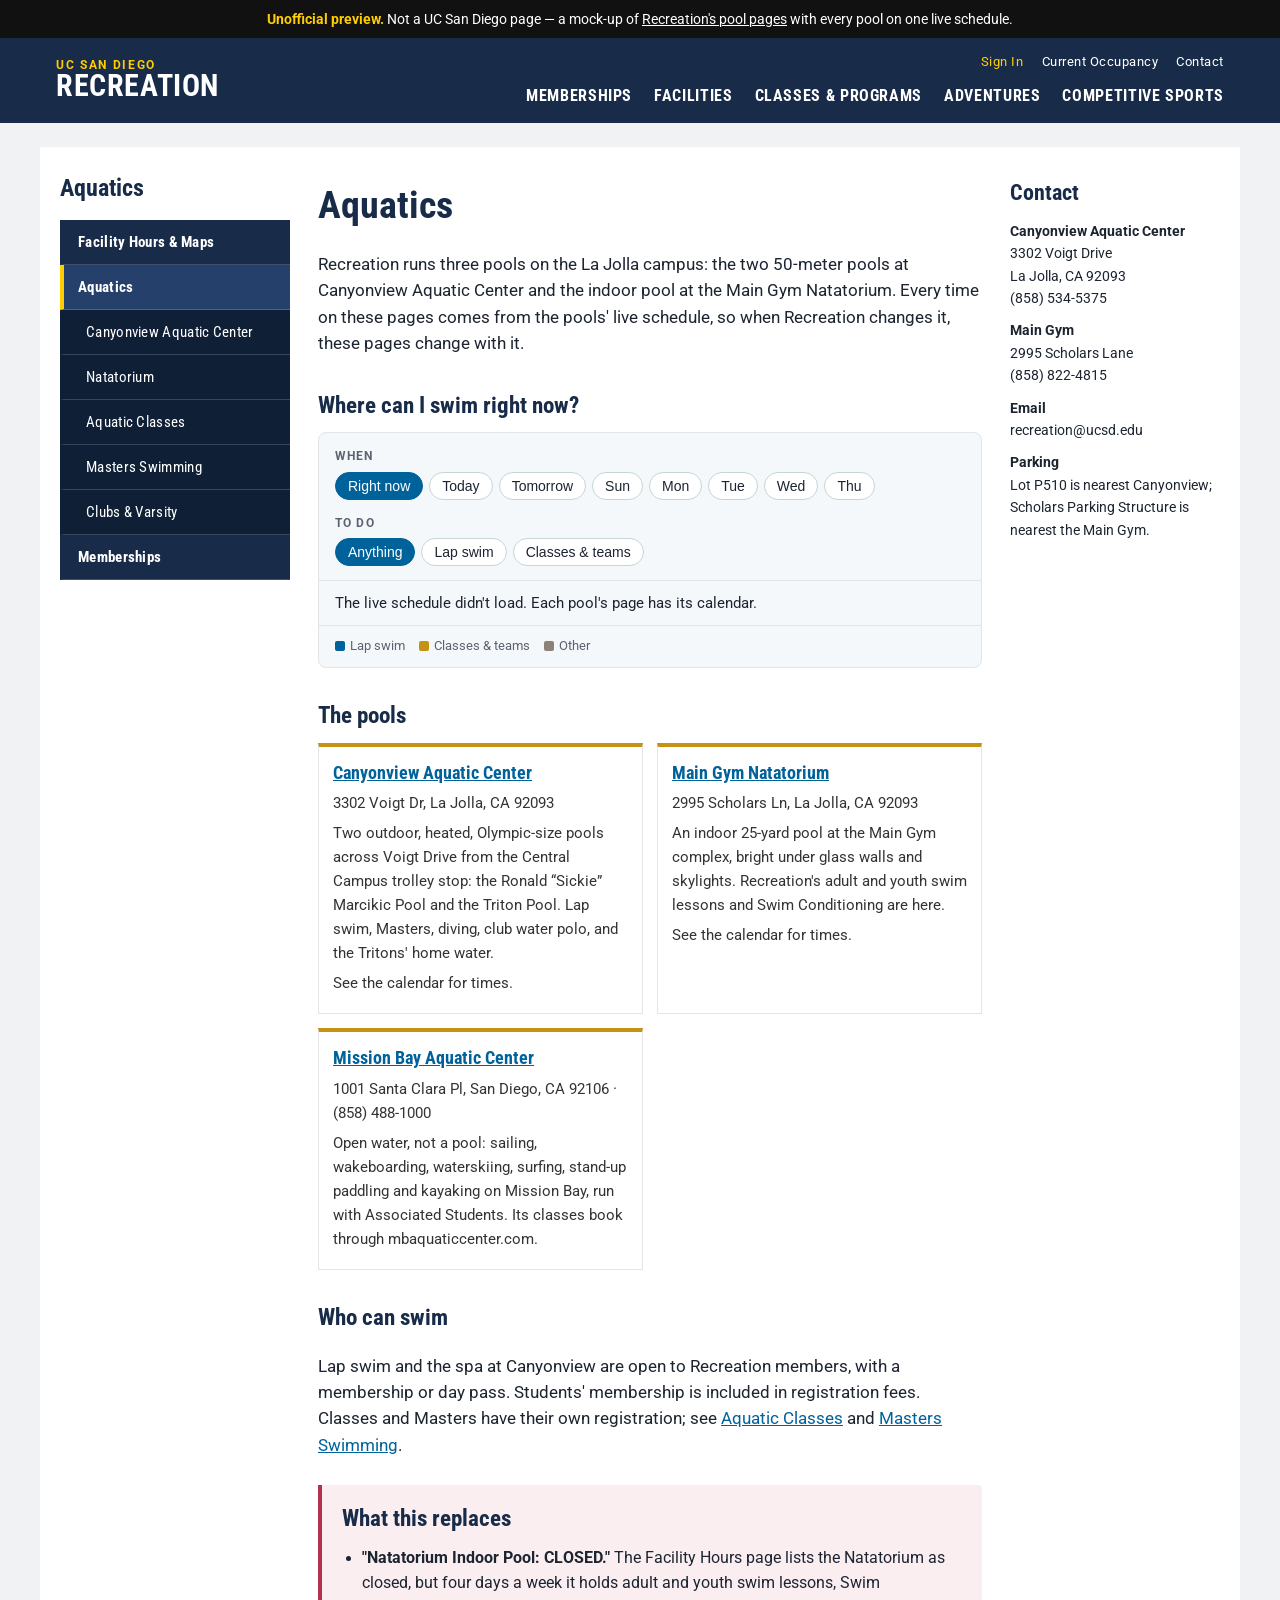
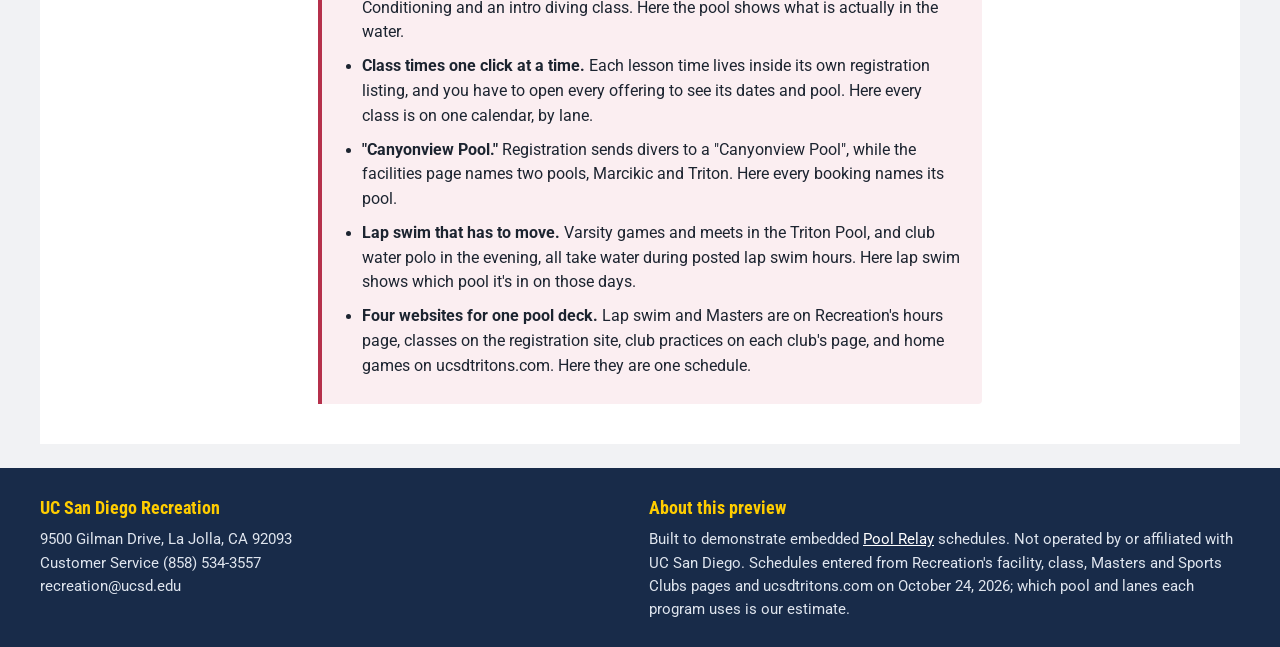
<file: index.html>
<!doctype html>
<!-- UNOFFICIAL PREVIEW. Not a UC San Diego website. A mock-up of https://recreation.ucsd.edu/facilities/
     with the university's pools on one live Pool Relay schedule. -->
<html lang="en">
<head>
<meta charset="utf-8">
<meta name="viewport" content="width=device-width, initial-scale=1">
<meta name="robots" content="noindex, nofollow">
<title>Aquatics | UC San Diego Recreation preview</title>
<link rel="preconnect" href="https://fonts.googleapis.com"><link rel="preconnect" href="https://fonts.gstatic.com" crossorigin>
<link href="https://fonts.googleapis.com/css2?family=Roboto:wght@400;500;700&family=Roboto+Condensed:wght@400;700&display=swap" rel="stylesheet">
<link rel="stylesheet" href="style.css?v=5c87e59f">
</head>
<body>
<div class="preview-note"><b>Unofficial preview.</b> Not a UC San Diego page &mdash; a mock-up of <a href="https://recreation.ucsd.edu/facilities/" target="_blank" rel="noopener noreferrer">Recreation's pool pages</a> with every pool on one live schedule.</div>
<header class="site"><div class="hdr">
  <a class="brand" href="index.html"><small>UC San Diego</small><span>Recreation</span></a>
  <div class="right"><div class="util"><span>Sign In</span><span>Current Occupancy</span><span>Contact</span></div>
    <nav aria-label="Main"><span>Memberships</span><span>Facilities</span><span>Classes &amp; Programs</span><span>Adventures</span><span>Competitive Sports</span></nav></div>
</div></header>
<div class="page">
  <aside class="side"><h2>Aquatics</h2><nav aria-label="Aquatics"><a class="" href="#">Facility Hours &amp; Maps</a><a class=" here" href="index.html">Aquatics</a><a class="sub" href="canyonview.html">Canyonview Aquatic Center</a><a class="sub" href="natatorium.html">Natatorium</a><a class="sub" href="aquatic-classes.html">Aquatic Classes</a><a class="sub" href="masters.html">Masters Swimming</a><a class="sub" href="clubs.html">Clubs &amp; Varsity</a><a class="" href="#">Memberships</a></nav></aside>
  <main class="main"><h1>Aquatics</h1>
    <p class="lede">Recreation runs three pools on the La Jolla campus: the two 50-meter pools at Canyonview Aquatic Center and the indoor
      pool at the Main Gym Natatorium. Every time on these pages comes from the pools' live schedule, so when Recreation changes it, these pages change with it.</p>
    <h2 id="find">Where can I swim right now?</h2>
    <div id="finder" class="finder" data-view="cKyAVO7EZFuRYQSwQe1in4,xT8SP4qsZAvolwR9xYrNIq" data-all-label="Every pool"></div>
    <h2>The pools</h2>
    <div class="cards"><div class="card"><h3><a href="canyonview.html">Canyonview Aquatic Center</a></h3><p class="small muted">3302 Voigt Dr, La Jolla, CA 92093</p>
  <p>Two outdoor, heated, Olympic-size pools across Voigt Drive from the Central Campus trolley stop: the Ronald “Sickie” Marcikic Pool and the Triton Pool. Lap swim, Masters, diving, club water polo, and the Tritons&#x27; home water.</p>
  <p class="small" data-live="swims" data-view="cKyAVO7EZFuRYQSwQe1in4" data-pool="canyonview">…</p></div><div class="card"><h3><a href="natatorium.html">Main Gym Natatorium</a></h3><p class="small muted">2995 Scholars Ln, La Jolla, CA 92093</p>
  <p>An indoor 25-yard pool at the Main Gym complex, bright under glass walls and skylights. Recreation&#x27;s adult and youth swim lessons and Swim Conditioning are here.</p>
  <p class="small" data-live="swims" data-view="xT8SP4qsZAvolwR9xYrNIq" data-pool="natatorium">…</p></div><div class="card"><h3><a href="https://www.mbaquaticcenter.com/" target="_blank" rel="noopener">Mission Bay Aquatic Center</a></h3>
  <p class="small muted">1001 Santa Clara Pl, San Diego, CA 92106 · (858) 488-1000</p>
  <p>Open water, not a pool: sailing, wakeboarding, waterskiing, surfing, stand-up paddling and kayaking on Mission Bay, run with
  Associated Students. Its classes book through mbaquaticcenter.com.</p></div></div>

    <h2>Who can swim</h2>
    <p>Lap swim and the spa at Canyonview are open to Recreation members, with a membership or day pass. Students' membership is included in
      registration fees. Classes and Masters have their own registration; see <a href="aquatic-classes.html">Aquatic Classes</a> and
      <a href="masters.html">Masters Swimming</a>.</p>

    <div class="replaces">
      <h2>What this replaces</h2>
      <ul>
        <li><b>"Natatorium Indoor Pool: CLOSED."</b> The Facility Hours page lists the Natatorium as closed, but four days a week it holds
          adult and youth swim lessons, Swim Conditioning and an intro diving class. Here the pool shows what is actually in the water.</li>
        <li><b>Class times one click at a time.</b> Each lesson time lives inside its own registration listing, and you have to open every offering to
          see its dates and pool. Here every class is on one calendar, by lane.</li>
        <li><b>"Canyonview Pool."</b> Registration sends divers to a "Canyonview Pool", while the facilities page names two pools, Marcikic and Triton.
          Here every booking names its pool.</li>
        <li><b>Lap swim that has to move.</b> Varsity games and meets in the Triton Pool, and club water polo in the evening, all take water
          during posted lap swim hours. Here lap swim shows which pool it's in on those days.</li>
        <li><b>Four websites for one pool deck.</b> Lap swim and Masters are on Recreation's hours page, classes on the registration site,
          club practices on each club's page, and home games on ucsdtritons.com. Here they are one schedule.</li>
      </ul>
    </div>
</main>
  <aside class="contact"><h2>Contact</h2><p><b>Canyonview Aquatic Center</b>3302 Voigt Drive<br>La Jolla, CA 92093<br>(858) 534-5375</p>
<p><b>Main Gym</b>2995 Scholars Lane<br>(858) 822-4815</p><p><b>Email</b>recreation@ucsd.edu</p>
<p><b>Parking</b>Lot P510 is nearest Canyonview; Scholars Parking Structure is nearest the Main Gym.</p></aside>
</div>
<footer class="site"><div class="in">
  <div><h4>UC San Diego Recreation</h4><p>9500 Gilman Drive, La Jolla, CA 92093<br>Customer Service (858) 534-3557<br>recreation@ucsd.edu</p></div>
  <div><h4>About this preview</h4><p>Built to demonstrate embedded <a href="https://www.poolrelay.com" target="_blank" rel="noopener">Pool Relay</a> schedules. Not operated by or affiliated with UC San Diego. Schedules entered from Recreation's facility, class, Masters and Sports Clubs pages and ucsdtritons.com on October 24, 2026; which pool and lanes each program uses is our estimate.</p></div>
</div></footer>
<script>window.POOLS = [{"slug": "canyonview", "name": "Canyonview Aquatic Center", "short": "Canyonview", "facility": "Canyonview Aquatic Center", "area": "La Jolla campus", "kind": "yearRound", "address": "3302 Voigt Dr, La Jolla, CA 92093", "phone": "(858) 534-5375", "href": "canyonview.html"}, {"slug": "natatorium", "name": "Main Gym Natatorium", "short": "Natatorium", "facility": "Main Gym Natatorium", "area": "La Jolla campus", "kind": "yearRound", "address": "2995 Scholars Ln, La Jolla, CA 92093", "phone": "(858) 822-4815", "href": "natatorium.html"}];</script>
<script src="finder.js?v=5c87e59f"></script>
</body>
</html>
</file>
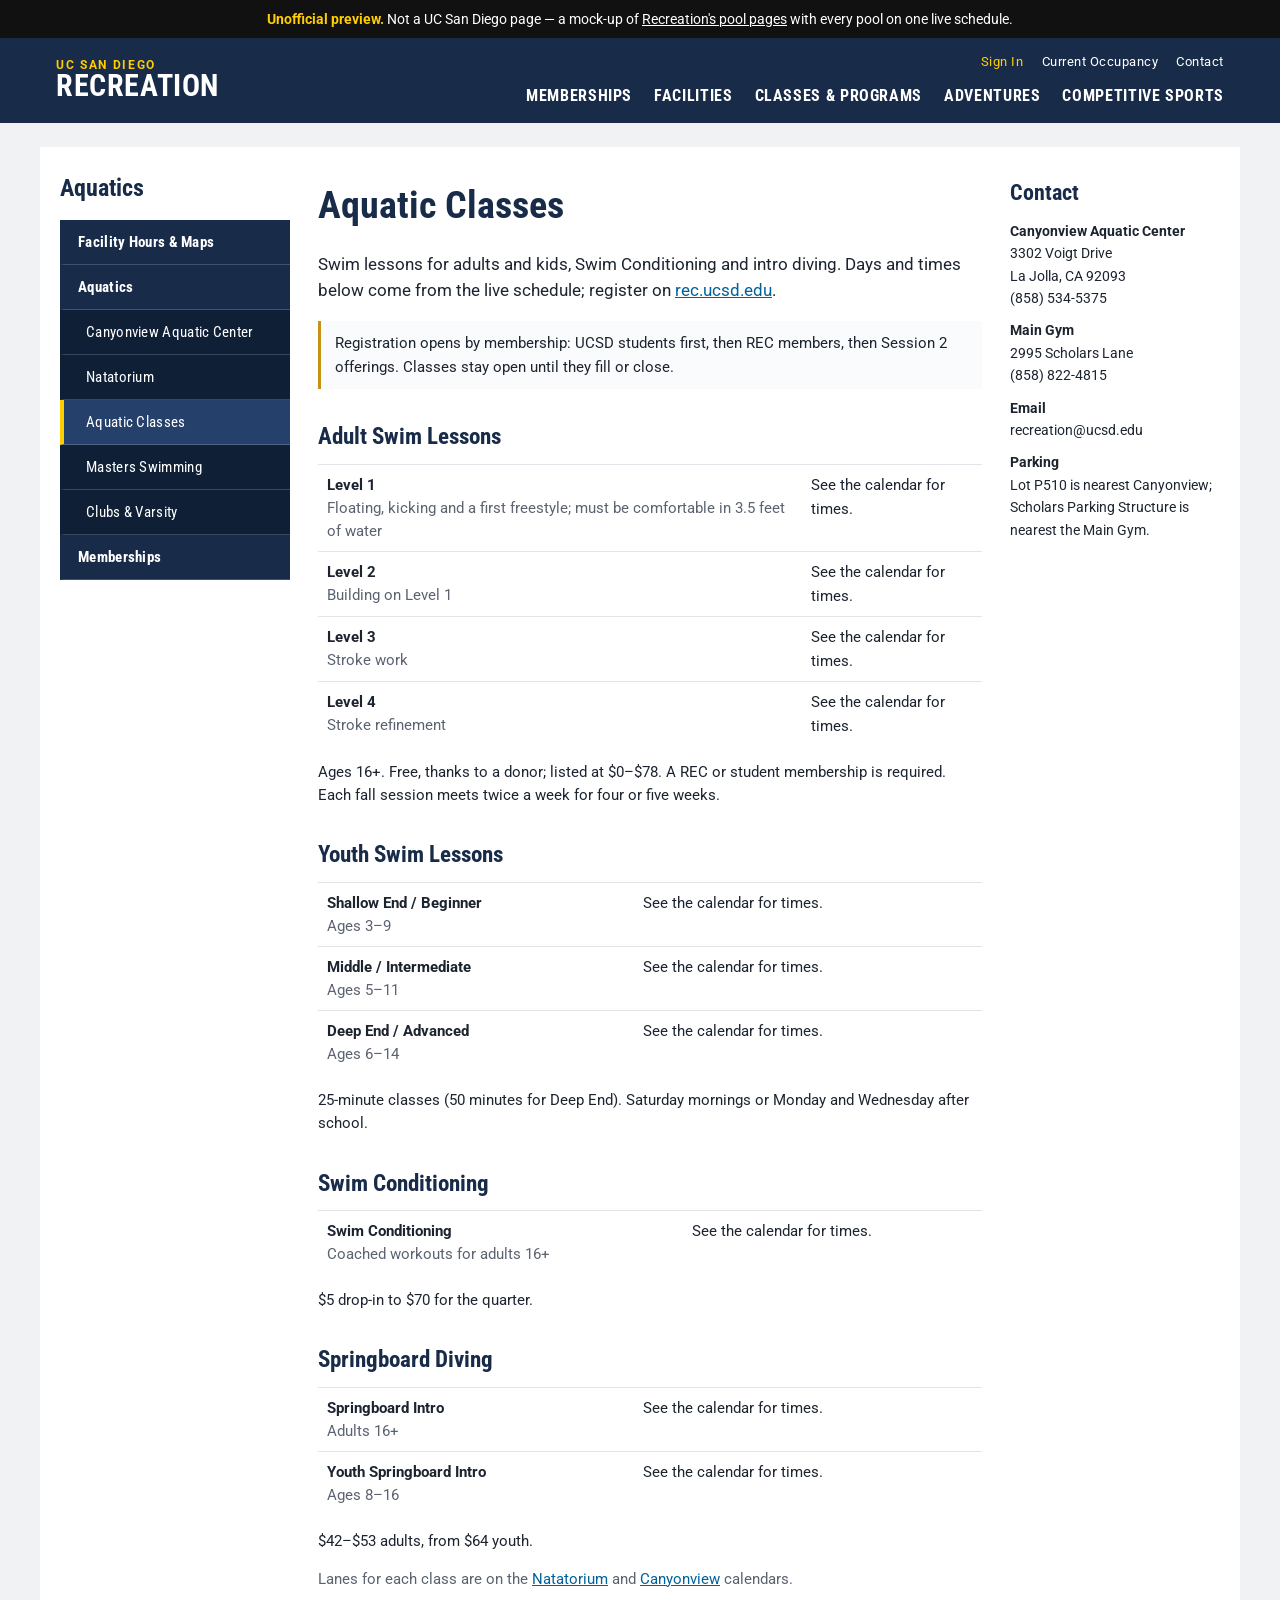
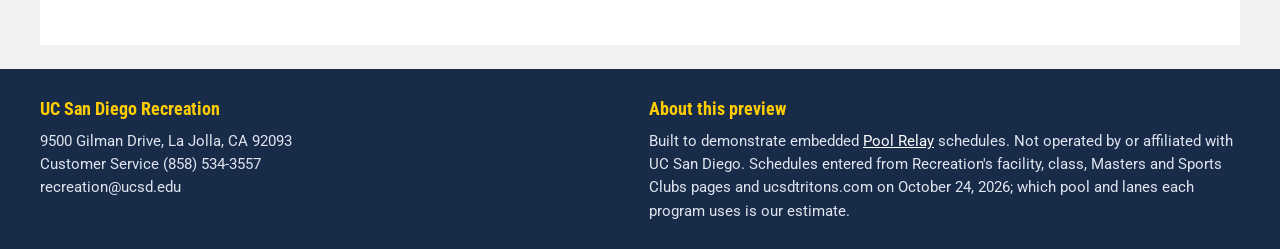
<file: aquatic-classes.html>
<!doctype html>
<!-- UNOFFICIAL PREVIEW. Not a UC San Diego website. A mock-up of https://recreation.ucsd.edu/facilities/
     with the university's pools on one live Pool Relay schedule. -->
<html lang="en">
<head>
<meta charset="utf-8">
<meta name="viewport" content="width=device-width, initial-scale=1">
<meta name="robots" content="noindex, nofollow">
<title>Aquatic Classes | UC San Diego Recreation preview</title>
<link rel="preconnect" href="https://fonts.googleapis.com"><link rel="preconnect" href="https://fonts.gstatic.com" crossorigin>
<link href="https://fonts.googleapis.com/css2?family=Roboto:wght@400;500;700&family=Roboto+Condensed:wght@400;700&display=swap" rel="stylesheet">
<link rel="stylesheet" href="style.css?v=5c87e59f">
</head>
<body>
<div class="preview-note"><b>Unofficial preview.</b> Not a UC San Diego page &mdash; a mock-up of <a href="https://recreation.ucsd.edu/facilities/" target="_blank" rel="noopener noreferrer">Recreation's pool pages</a> with every pool on one live schedule.</div>
<header class="site"><div class="hdr">
  <a class="brand" href="index.html"><small>UC San Diego</small><span>Recreation</span></a>
  <div class="right"><div class="util"><span>Sign In</span><span>Current Occupancy</span><span>Contact</span></div>
    <nav aria-label="Main"><span>Memberships</span><span>Facilities</span><span>Classes &amp; Programs</span><span>Adventures</span><span>Competitive Sports</span></nav></div>
</div></header>
<div class="page">
  <aside class="side"><h2>Aquatics</h2><nav aria-label="Aquatics"><a class="" href="#">Facility Hours &amp; Maps</a><a class="" href="index.html">Aquatics</a><a class="sub" href="canyonview.html">Canyonview Aquatic Center</a><a class="sub" href="natatorium.html">Natatorium</a><a class="sub here" href="aquatic-classes.html">Aquatic Classes</a><a class="sub" href="masters.html">Masters Swimming</a><a class="sub" href="clubs.html">Clubs &amp; Varsity</a><a class="" href="#">Memberships</a></nav></aside>
  <main class="main"><h1>Aquatic Classes</h1>
    <p class="lede">Swim lessons for adults and kids, Swim Conditioning and intro diving. Days and times below come from the live schedule;
      register on <a href="https://rec.ucsd.edu/Program?classificationId=bc16f05e-a9c6-4ea5-aa2d-1d9360855ed8" target="_blank" rel="noopener">rec.ucsd.edu</a>.</p>
    <div class="policy">Registration opens by membership: UCSD students first, then REC members, then Session 2 offerings. Classes stay open until they fill or close.</div>
    <h2>Adult Swim Lessons</h2><div class="tblwrap"><table class="prog"><tr><th>Level 1<div class="small muted" style="font-weight:400">Floating, kicking and a first freestyle; must be comfortable in 3.5 feet of water</div></th><td class="when" data-live="when" data-view="cKyAVO7EZFuRYQSwQe1in4,xT8SP4qsZAvolwR9xYrNIq" data-pool="natatorium|canyonview" data-title="Adult Swim Lessons - Level 1" data-gap="0">…</td></tr><tr><th>Level 2<div class="small muted" style="font-weight:400">Building on Level 1</div></th><td class="when" data-live="when" data-view="cKyAVO7EZFuRYQSwQe1in4,xT8SP4qsZAvolwR9xYrNIq" data-pool="natatorium|canyonview" data-title="Adult Swim Lessons - Level 2" data-gap="0">…</td></tr><tr><th>Level 3<div class="small muted" style="font-weight:400">Stroke work</div></th><td class="when" data-live="when" data-view="cKyAVO7EZFuRYQSwQe1in4,xT8SP4qsZAvolwR9xYrNIq" data-pool="natatorium|canyonview" data-title="Adult Swim Lessons - Level 3" data-gap="0">…</td></tr><tr><th>Level 4<div class="small muted" style="font-weight:400">Stroke refinement</div></th><td class="when" data-live="when" data-view="cKyAVO7EZFuRYQSwQe1in4,xT8SP4qsZAvolwR9xYrNIq" data-pool="natatorium|canyonview" data-title="Adult Swim Lessons - Level 4" data-gap="0">…</td></tr></table></div><p class="small">Ages 16+. Free, thanks to a donor; listed at $0–$78. A REC or student membership is required. Each fall session meets twice a week for four or five weeks.</p><h2>Youth Swim Lessons</h2><div class="tblwrap"><table class="prog"><tr><th>Shallow End / Beginner<div class="small muted" style="font-weight:400">Ages 3–9</div></th><td class="when" data-live="when" data-view="cKyAVO7EZFuRYQSwQe1in4,xT8SP4qsZAvolwR9xYrNIq" data-pool="natatorium|canyonview" data-title="Youth Swim Lessons - Shallow End/Beginner" data-gap="0">…</td></tr><tr><th>Middle / Intermediate<div class="small muted" style="font-weight:400">Ages 5–11</div></th><td class="when" data-live="when" data-view="cKyAVO7EZFuRYQSwQe1in4,xT8SP4qsZAvolwR9xYrNIq" data-pool="natatorium|canyonview" data-title="Youth Swim Lessons - Middle/Intermediate" data-gap="0">…</td></tr><tr><th>Deep End / Advanced<div class="small muted" style="font-weight:400">Ages 6–14</div></th><td class="when" data-live="when" data-view="cKyAVO7EZFuRYQSwQe1in4,xT8SP4qsZAvolwR9xYrNIq" data-pool="natatorium|canyonview" data-title="Youth Swim Lessons - Deep End/Advanced" data-gap="0">…</td></tr></table></div><p class="small">25-minute classes (50 minutes for Deep End). Saturday mornings or Monday and Wednesday after school.</p><h2>Swim Conditioning</h2><div class="tblwrap"><table class="prog"><tr><th>Swim Conditioning<div class="small muted" style="font-weight:400">Coached workouts for adults 16+</div></th><td class="when" data-live="when" data-view="cKyAVO7EZFuRYQSwQe1in4,xT8SP4qsZAvolwR9xYrNIq" data-pool="natatorium|canyonview" data-title="Swim Conditioning" data-gap="0">…</td></tr></table></div><p class="small">$5 drop-in to $70 for the quarter.</p><h2>Springboard Diving</h2><div class="tblwrap"><table class="prog"><tr><th>Springboard Intro<div class="small muted" style="font-weight:400">Adults 16+</div></th><td class="when" data-live="when" data-view="cKyAVO7EZFuRYQSwQe1in4,xT8SP4qsZAvolwR9xYrNIq" data-pool="natatorium|canyonview" data-title="Springboard Diving Intro" data-gap="0">…</td></tr><tr><th>Youth Springboard Intro<div class="small muted" style="font-weight:400">Ages 8–16</div></th><td class="when" data-live="when" data-view="cKyAVO7EZFuRYQSwQe1in4,xT8SP4qsZAvolwR9xYrNIq" data-pool="natatorium|canyonview" data-title="Youth Springboard Diving Intro" data-gap="0">…</td></tr></table></div><p class="small">$42–$53 adults, from $64 youth.</p>
    <p class="small muted">Lanes for each class are on the
      <a href="natatorium.html">Natatorium</a> and <a href="canyonview.html">Canyonview</a> calendars.</p>
</main>
  <aside class="contact"><h2>Contact</h2><p><b>Canyonview Aquatic Center</b>3302 Voigt Drive<br>La Jolla, CA 92093<br>(858) 534-5375</p>
<p><b>Main Gym</b>2995 Scholars Lane<br>(858) 822-4815</p><p><b>Email</b>recreation@ucsd.edu</p>
<p><b>Parking</b>Lot P510 is nearest Canyonview; Scholars Parking Structure is nearest the Main Gym.</p></aside>
</div>
<footer class="site"><div class="in">
  <div><h4>UC San Diego Recreation</h4><p>9500 Gilman Drive, La Jolla, CA 92093<br>Customer Service (858) 534-3557<br>recreation@ucsd.edu</p></div>
  <div><h4>About this preview</h4><p>Built to demonstrate embedded <a href="https://www.poolrelay.com" target="_blank" rel="noopener">Pool Relay</a> schedules. Not operated by or affiliated with UC San Diego. Schedules entered from Recreation's facility, class, Masters and Sports Clubs pages and ucsdtritons.com on October 24, 2026; which pool and lanes each program uses is our estimate.</p></div>
</div></footer>
<script>window.POOLS = [{"slug": "canyonview", "name": "Canyonview Aquatic Center", "short": "Canyonview", "facility": "Canyonview Aquatic Center", "area": "La Jolla campus", "kind": "yearRound", "address": "3302 Voigt Dr, La Jolla, CA 92093", "phone": "(858) 534-5375", "href": "canyonview.html"}, {"slug": "natatorium", "name": "Main Gym Natatorium", "short": "Natatorium", "facility": "Main Gym Natatorium", "area": "La Jolla campus", "kind": "yearRound", "address": "2995 Scholars Ln, La Jolla, CA 92093", "phone": "(858) 822-4815", "href": "natatorium.html"}];</script>
<script src="finder.js?v=5c87e59f"></script>
</body>
</html>
</file>
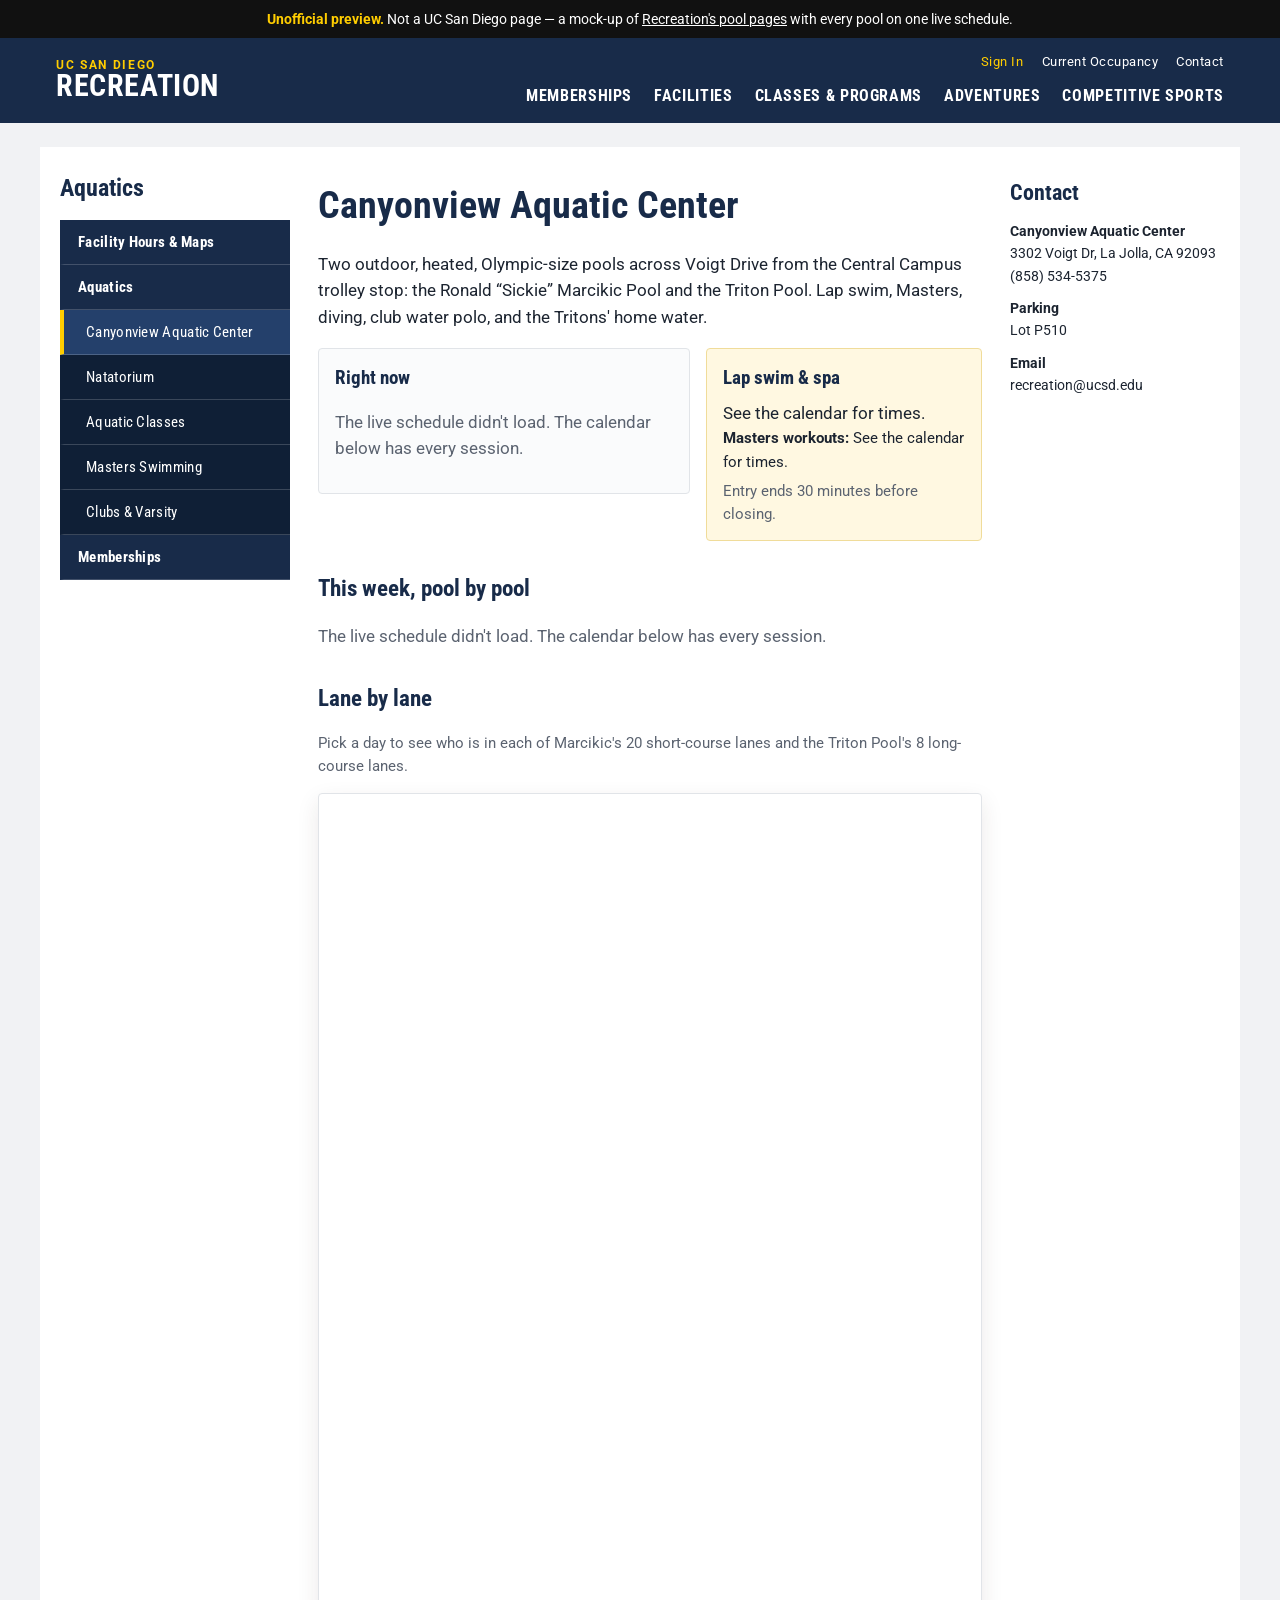
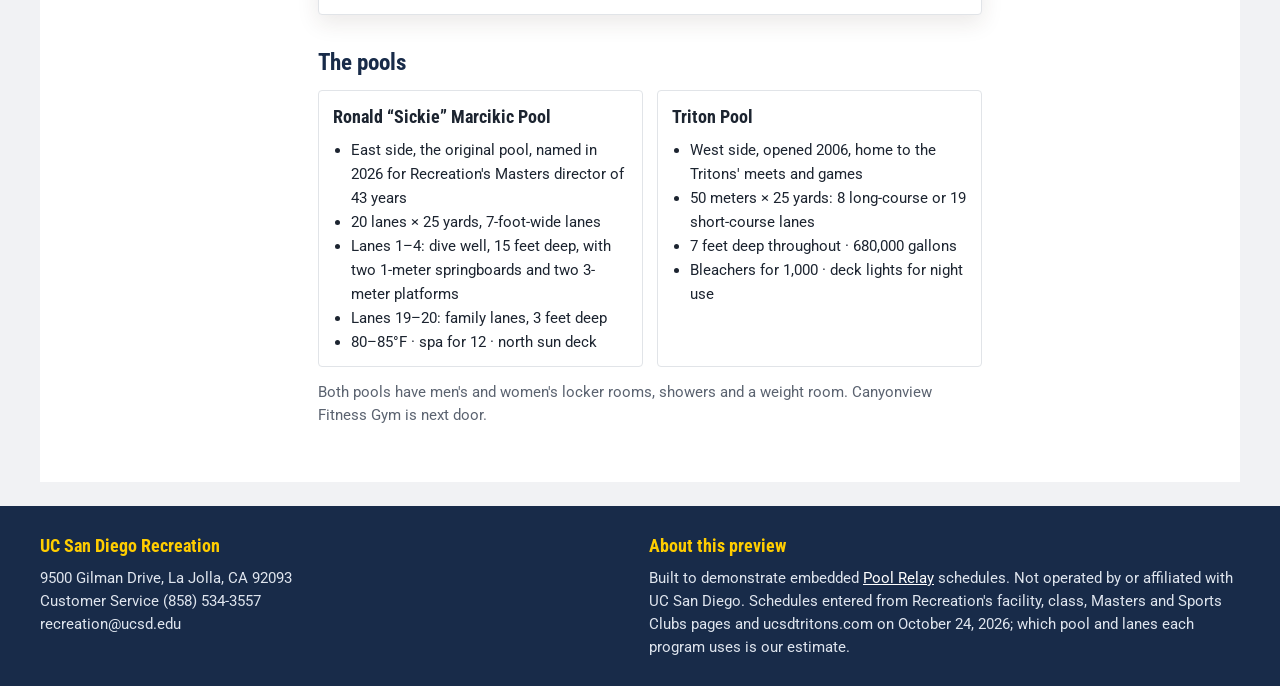
<file: canyonview.html>
<!doctype html>
<!-- UNOFFICIAL PREVIEW. Not a UC San Diego website. A mock-up of https://recreation.ucsd.edu/facilities/
     with the university's pools on one live Pool Relay schedule. -->
<html lang="en">
<head>
<meta charset="utf-8">
<meta name="viewport" content="width=device-width, initial-scale=1">
<meta name="robots" content="noindex, nofollow">
<title>Canyonview Aquatic Center | UC San Diego Recreation preview</title>
<link rel="preconnect" href="https://fonts.googleapis.com"><link rel="preconnect" href="https://fonts.gstatic.com" crossorigin>
<link href="https://fonts.googleapis.com/css2?family=Roboto:wght@400;500;700&family=Roboto+Condensed:wght@400;700&display=swap" rel="stylesheet">
<link rel="stylesheet" href="style.css?v=5c87e59f">
</head>
<body>
<div class="preview-note"><b>Unofficial preview.</b> Not a UC San Diego page &mdash; a mock-up of <a href="https://recreation.ucsd.edu/facilities/" target="_blank" rel="noopener noreferrer">Recreation's pool pages</a> with every pool on one live schedule.</div>
<header class="site"><div class="hdr">
  <a class="brand" href="index.html"><small>UC San Diego</small><span>Recreation</span></a>
  <div class="right"><div class="util"><span>Sign In</span><span>Current Occupancy</span><span>Contact</span></div>
    <nav aria-label="Main"><span>Memberships</span><span>Facilities</span><span>Classes &amp; Programs</span><span>Adventures</span><span>Competitive Sports</span></nav></div>
</div></header>
<div class="page">
  <aside class="side"><h2>Aquatics</h2><nav aria-label="Aquatics"><a class="" href="#">Facility Hours &amp; Maps</a><a class="" href="index.html">Aquatics</a><a class="sub here" href="canyonview.html">Canyonview Aquatic Center</a><a class="sub" href="natatorium.html">Natatorium</a><a class="sub" href="aquatic-classes.html">Aquatic Classes</a><a class="sub" href="masters.html">Masters Swimming</a><a class="sub" href="clubs.html">Clubs &amp; Varsity</a><a class="" href="#">Memberships</a></nav></aside>
  <main class="main"><h1>Canyonview Aquatic Center</h1>
    <p class="lede">Two outdoor, heated, Olympic-size pools across Voigt Drive from the Central Campus trolley stop: the Ronald “Sickie” Marcikic Pool and the Triton Pool. Lap swim, Masters, diving, club water polo, and the Tritons&#x27; home water.</p>
    <div class="top2">
      <section class="now" aria-live="polite"><h2>Right now</h2>
        <div id="today" data-view="cKyAVO7EZFuRYQSwQe1in4" data-pool="canyonview"><p class="muted">Loading today’s schedule…</p></div></section>
      <aside class="hours"><h2>Lap swim &amp; spa</h2>
        <div data-live="hours" data-view="cKyAVO7EZFuRYQSwQe1in4" data-pool="canyonview" data-format="dl" data-title="Lap Swim" data-whole="0"><p class="muted">…</p></div>
        <p class="small" style="margin:0"><b>Masters workouts:</b> <span data-live="when" data-view="cKyAVO7EZFuRYQSwQe1in4" data-pool="canyonview" data-title="Masters Swim Workout" data-gap="-1">…</span></p>
        <div class="adjusted" data-live="exceptions" data-view="cKyAVO7EZFuRYQSwQe1in4" data-pool="canyonview" data-title="Lap Swim" hidden></div>
        <p class="small muted" style="margin:6px 0 0">Entry ends 30 minutes before closing.</p>
      </aside>
    </div>
    <h2>This week, pool by pool</h2>
    <div id="week" data-view="cKyAVO7EZFuRYQSwQe1in4" data-pool="canyonview" data-pools="Marcikic Pool|Triton Pool"><p class="muted">Loading the week…</p></div>
    <h2>Lane by lane</h2>
    <p class="small muted">Pick a day to see who is in each of Marcikic's 20 short-course lanes and the Triton Pool's 8 long-course lanes.</p>
    <div class="frame"><iframe src="https://www.poolrelay.com/embed/cKyAVO7EZFuRYQSwQe1in4" height="820" title="Canyonview Aquatic Center, lane by lane" loading="lazy"></iframe></div>
    <h2>The pools</h2>
    <div class="facts">
      <div><h3>Ronald “Sickie” Marcikic Pool</h3><ul><li>East side, the original pool, named in 2026 for Recreation's Masters director of 43 years</li>
        <li>20 lanes × 25 yards, 7-foot-wide lanes</li><li>Lanes 1–4: dive well, 15 feet deep, with two 1-meter springboards and two 3-meter platforms</li>
        <li>Lanes 19–20: family lanes, 3 feet deep</li><li>80–85°F · spa for 12 · north sun deck</li></ul></div>
      <div><h3>Triton Pool</h3><ul><li>West side, opened 2006, home to the Tritons' meets and games</li><li>50 meters × 25 yards: 8 long-course or 19 short-course lanes</li>
        <li>7 feet deep throughout · 680,000 gallons</li><li>Bleachers for 1,000 · deck lights for night use</li></ul></div>
    </div>
    <p class="small muted">Both pools have men's and women's locker rooms, showers and a weight room. Canyonview Fitness Gym is next door.</p>
</main>
  <aside class="contact"><h2>Contact</h2><p><b>Canyonview Aquatic Center</b>3302 Voigt Dr, La Jolla, CA 92093<br>(858) 534-5375</p><p><b>Parking</b>Lot P510</p><p><b>Email</b>recreation@ucsd.edu</p></aside>
</div>
<footer class="site"><div class="in">
  <div><h4>UC San Diego Recreation</h4><p>9500 Gilman Drive, La Jolla, CA 92093<br>Customer Service (858) 534-3557<br>recreation@ucsd.edu</p></div>
  <div><h4>About this preview</h4><p>Built to demonstrate embedded <a href="https://www.poolrelay.com" target="_blank" rel="noopener">Pool Relay</a> schedules. Not operated by or affiliated with UC San Diego. Schedules entered from Recreation's facility, class, Masters and Sports Clubs pages and ucsdtritons.com on October 24, 2026; which pool and lanes each program uses is our estimate.</p></div>
</div></footer>
<script>window.POOLS = [{"slug": "canyonview", "name": "Canyonview Aquatic Center", "short": "Canyonview", "facility": "Canyonview Aquatic Center", "area": "La Jolla campus", "kind": "yearRound", "address": "3302 Voigt Dr, La Jolla, CA 92093", "phone": "(858) 534-5375", "href": "canyonview.html"}, {"slug": "natatorium", "name": "Main Gym Natatorium", "short": "Natatorium", "facility": "Main Gym Natatorium", "area": "La Jolla campus", "kind": "yearRound", "address": "2995 Scholars Ln, La Jolla, CA 92093", "phone": "(858) 822-4815", "href": "natatorium.html"}];</script>
<script src="finder.js?v=5c87e59f"></script>
</body>
</html>
</file>
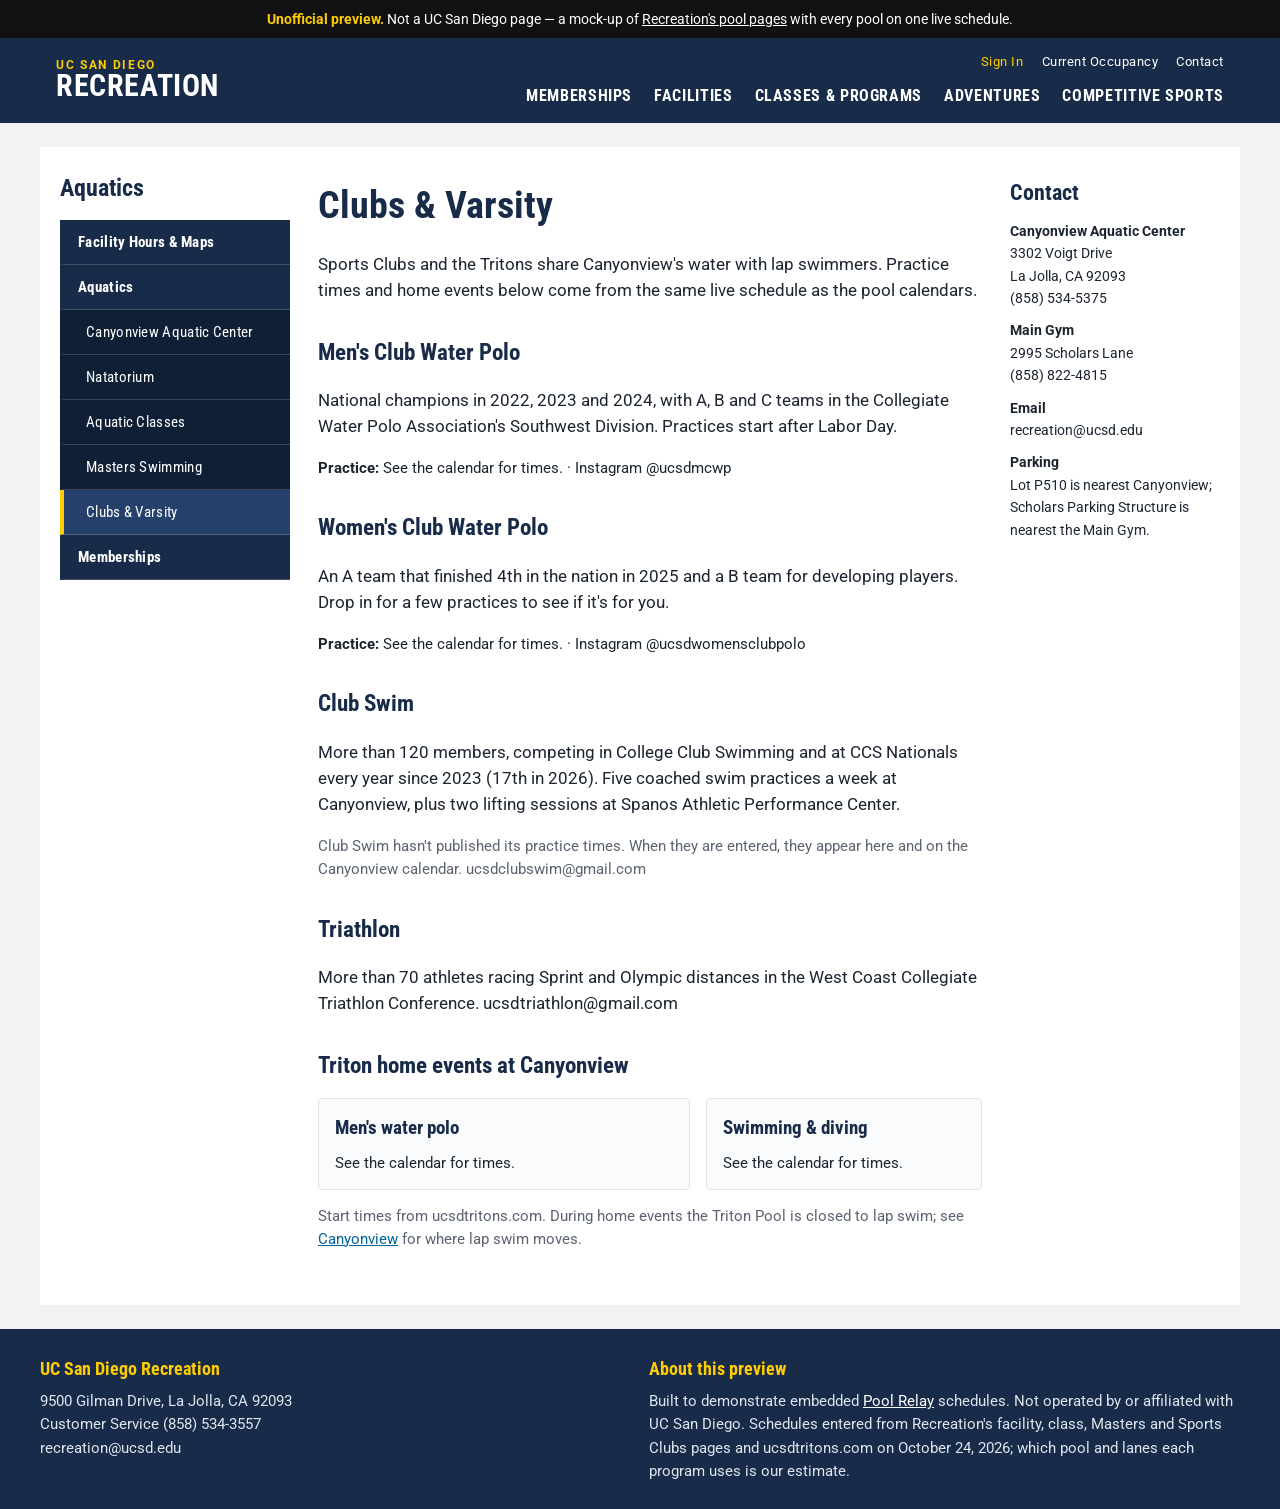
<file: clubs.html>
<!doctype html>
<!-- UNOFFICIAL PREVIEW. Not a UC San Diego website. A mock-up of https://recreation.ucsd.edu/facilities/
     with the university's pools on one live Pool Relay schedule. -->
<html lang="en">
<head>
<meta charset="utf-8">
<meta name="viewport" content="width=device-width, initial-scale=1">
<meta name="robots" content="noindex, nofollow">
<title>Clubs &amp; Varsity | UC San Diego Recreation preview</title>
<link rel="preconnect" href="https://fonts.googleapis.com"><link rel="preconnect" href="https://fonts.gstatic.com" crossorigin>
<link href="https://fonts.googleapis.com/css2?family=Roboto:wght@400;500;700&family=Roboto+Condensed:wght@400;700&display=swap" rel="stylesheet">
<link rel="stylesheet" href="style.css?v=5c87e59f">
</head>
<body>
<div class="preview-note"><b>Unofficial preview.</b> Not a UC San Diego page &mdash; a mock-up of <a href="https://recreation.ucsd.edu/facilities/" target="_blank" rel="noopener noreferrer">Recreation's pool pages</a> with every pool on one live schedule.</div>
<header class="site"><div class="hdr">
  <a class="brand" href="index.html"><small>UC San Diego</small><span>Recreation</span></a>
  <div class="right"><div class="util"><span>Sign In</span><span>Current Occupancy</span><span>Contact</span></div>
    <nav aria-label="Main"><span>Memberships</span><span>Facilities</span><span>Classes &amp; Programs</span><span>Adventures</span><span>Competitive Sports</span></nav></div>
</div></header>
<div class="page">
  <aside class="side"><h2>Aquatics</h2><nav aria-label="Aquatics"><a class="" href="#">Facility Hours &amp; Maps</a><a class="" href="index.html">Aquatics</a><a class="sub" href="canyonview.html">Canyonview Aquatic Center</a><a class="sub" href="natatorium.html">Natatorium</a><a class="sub" href="aquatic-classes.html">Aquatic Classes</a><a class="sub" href="masters.html">Masters Swimming</a><a class="sub here" href="clubs.html">Clubs &amp; Varsity</a><a class="" href="#">Memberships</a></nav></aside>
  <main class="main"><h1>Clubs &amp; Varsity</h1>
    <p class="lede">Sports Clubs and the Tritons share Canyonview's water with lap swimmers. Practice times and home events below come from the
      same live schedule as the pool calendars.</p>
    <h2>Men's Club Water Polo</h2>
    <p>National champions in 2022, 2023 and 2024, with A, B and C teams in the Collegiate Water Polo Association's Southwest Division. Practices start after Labor Day.</p>
    <p class="small"><b>Practice:</b> <span data-live="when" data-view="cKyAVO7EZFuRYQSwQe1in4" data-pool="canyonview" data-group="UC San Diego Recreation / Sports Clubs / Men&#x27;s Water Polo">…</span> · Instagram @ucsdmcwp</p>
    <h2>Women's Club Water Polo</h2>
    <p>An A team that finished 4th in the nation in 2025 and a B team for developing players. Drop in for a few practices to see if it's for you.</p>
    <p class="small"><b>Practice:</b> <span data-live="when" data-view="cKyAVO7EZFuRYQSwQe1in4" data-pool="canyonview" data-group="UC San Diego Recreation / Sports Clubs / Women&#x27;s Water Polo">…</span> · Instagram @ucsdwomensclubpolo</p>
    <h2>Club Swim</h2>
    <p>More than 120 members, competing in College Club Swimming and at CCS Nationals every year since 2023 (17th in 2026). Five coached swim practices a week at Canyonview,
      plus two lifting sessions at Spanos Athletic Performance Center.</p>
    <p class="small muted">Club Swim hasn't published its practice times. When they are entered, they appear here and on the Canyonview calendar. ucsdclubswim@gmail.com</p>
    <h2>Triathlon</h2>
    <p>More than 70 athletes racing Sprint and Olympic distances in the West Coast Collegiate Triathlon Conference. ucsdtriathlon@gmail.com</p>

    <h2>Triton home events at Canyonview</h2>
    <div class="top2">
      <section class="now"><h2>Men's water polo</h2><div class="small" data-live="dates" data-view="cKyAVO7EZFuRYQSwQe1in4" data-pool="canyonview" data-group="UC San Diego Athletics / Men&#x27;s Water Polo" data-show-title="" data-strip="Men&#x27;s Water Polo" data-empty="No more home games scheduled.">…</div></section>
      <section class="now"><h2>Swimming &amp; diving</h2><div class="small" data-live="dates" data-view="cKyAVO7EZFuRYQSwQe1in4" data-pool="canyonview" data-group="UC San Diego Athletics / Swimming &amp; Diving" data-show-title="" data-strip="Swimming &amp; Diving" data-empty="No more home meets this quarter.">…</div></section>
    </div>
    <p class="small muted">Start times from ucsdtritons.com. During home events the Triton Pool is closed to lap swim; see <a href="canyonview.html">Canyonview</a> for where lap swim moves.</p>
</main>
  <aside class="contact"><h2>Contact</h2><p><b>Canyonview Aquatic Center</b>3302 Voigt Drive<br>La Jolla, CA 92093<br>(858) 534-5375</p>
<p><b>Main Gym</b>2995 Scholars Lane<br>(858) 822-4815</p><p><b>Email</b>recreation@ucsd.edu</p>
<p><b>Parking</b>Lot P510 is nearest Canyonview; Scholars Parking Structure is nearest the Main Gym.</p></aside>
</div>
<footer class="site"><div class="in">
  <div><h4>UC San Diego Recreation</h4><p>9500 Gilman Drive, La Jolla, CA 92093<br>Customer Service (858) 534-3557<br>recreation@ucsd.edu</p></div>
  <div><h4>About this preview</h4><p>Built to demonstrate embedded <a href="https://www.poolrelay.com" target="_blank" rel="noopener">Pool Relay</a> schedules. Not operated by or affiliated with UC San Diego. Schedules entered from Recreation's facility, class, Masters and Sports Clubs pages and ucsdtritons.com on October 24, 2026; which pool and lanes each program uses is our estimate.</p></div>
</div></footer>
<script>window.POOLS = [{"slug": "canyonview", "name": "Canyonview Aquatic Center", "short": "Canyonview", "facility": "Canyonview Aquatic Center", "area": "La Jolla campus", "kind": "yearRound", "address": "3302 Voigt Dr, La Jolla, CA 92093", "phone": "(858) 534-5375", "href": "canyonview.html"}, {"slug": "natatorium", "name": "Main Gym Natatorium", "short": "Natatorium", "facility": "Main Gym Natatorium", "area": "La Jolla campus", "kind": "yearRound", "address": "2995 Scholars Ln, La Jolla, CA 92093", "phone": "(858) 822-4815", "href": "natatorium.html"}];</script>
<script src="finder.js?v=5c87e59f"></script>
</body>
</html>
</file>
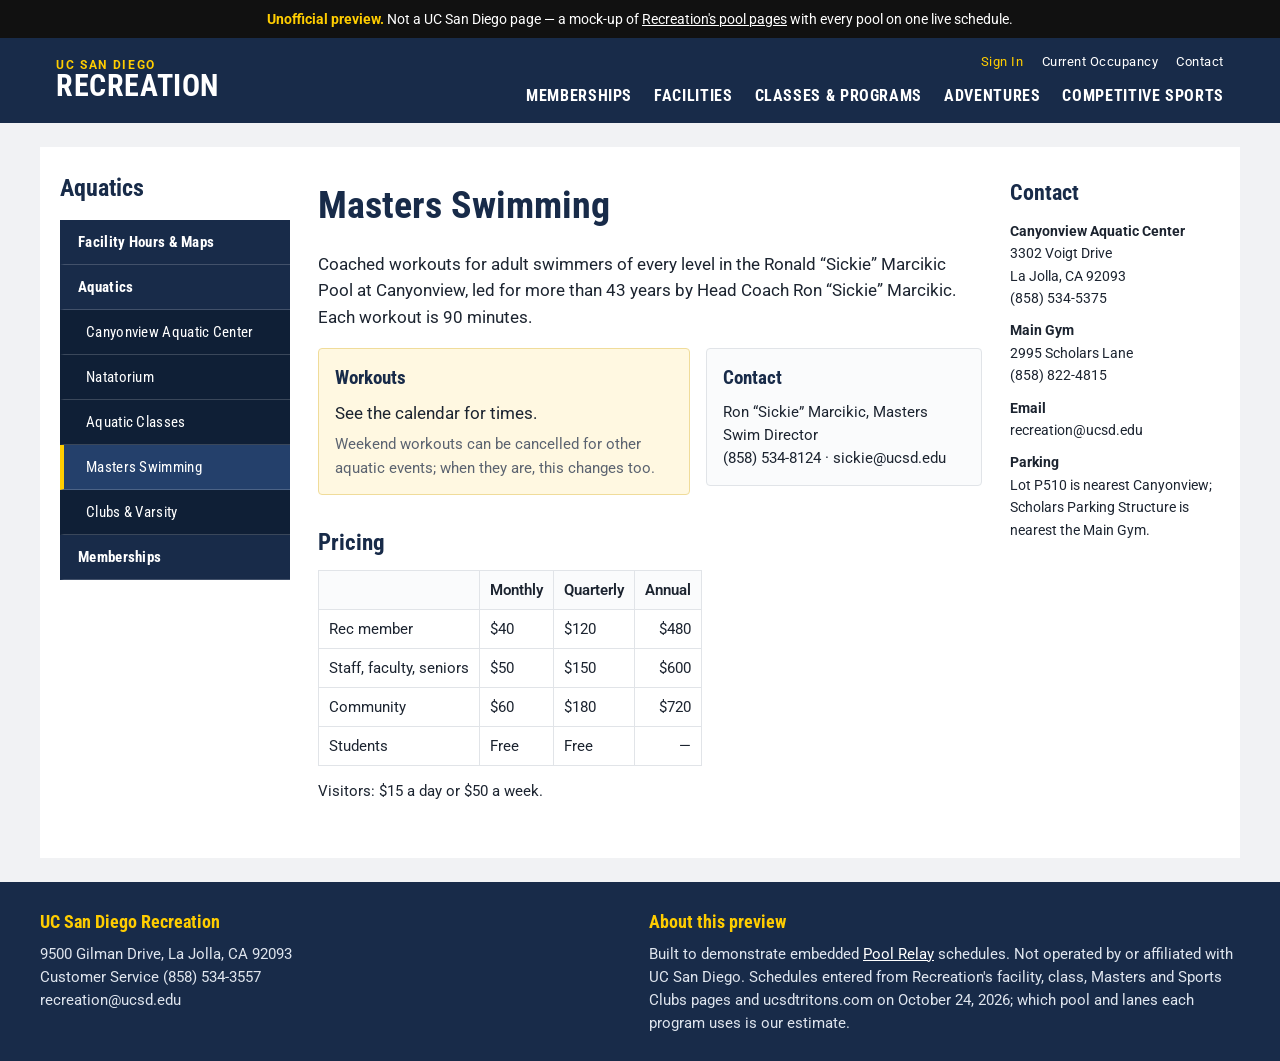
<file: masters.html>
<!doctype html>
<!-- UNOFFICIAL PREVIEW. Not a UC San Diego website. A mock-up of https://recreation.ucsd.edu/facilities/
     with the university's pools on one live Pool Relay schedule. -->
<html lang="en">
<head>
<meta charset="utf-8">
<meta name="viewport" content="width=device-width, initial-scale=1">
<meta name="robots" content="noindex, nofollow">
<title>Masters Swimming | UC San Diego Recreation preview</title>
<link rel="preconnect" href="https://fonts.googleapis.com"><link rel="preconnect" href="https://fonts.gstatic.com" crossorigin>
<link href="https://fonts.googleapis.com/css2?family=Roboto:wght@400;500;700&family=Roboto+Condensed:wght@400;700&display=swap" rel="stylesheet">
<link rel="stylesheet" href="style.css?v=5c87e59f">
</head>
<body>
<div class="preview-note"><b>Unofficial preview.</b> Not a UC San Diego page &mdash; a mock-up of <a href="https://recreation.ucsd.edu/facilities/" target="_blank" rel="noopener noreferrer">Recreation's pool pages</a> with every pool on one live schedule.</div>
<header class="site"><div class="hdr">
  <a class="brand" href="index.html"><small>UC San Diego</small><span>Recreation</span></a>
  <div class="right"><div class="util"><span>Sign In</span><span>Current Occupancy</span><span>Contact</span></div>
    <nav aria-label="Main"><span>Memberships</span><span>Facilities</span><span>Classes &amp; Programs</span><span>Adventures</span><span>Competitive Sports</span></nav></div>
</div></header>
<div class="page">
  <aside class="side"><h2>Aquatics</h2><nav aria-label="Aquatics"><a class="" href="#">Facility Hours &amp; Maps</a><a class="" href="index.html">Aquatics</a><a class="sub" href="canyonview.html">Canyonview Aquatic Center</a><a class="sub" href="natatorium.html">Natatorium</a><a class="sub" href="aquatic-classes.html">Aquatic Classes</a><a class="sub here" href="masters.html">Masters Swimming</a><a class="sub" href="clubs.html">Clubs &amp; Varsity</a><a class="" href="#">Memberships</a></nav></aside>
  <main class="main"><h1>Masters Swimming</h1>
    <p class="lede">Coached workouts for adult swimmers of every level in the Ronald “Sickie” Marcikic Pool at Canyonview, led for more than 43 years by
      Head Coach Ron “Sickie” Marcikic. Each workout is 90 minutes.</p>
    <div class="top2">
      <aside class="hours"><h2>Workouts</h2>
        <p style="margin:0" data-live="when" data-view="cKyAVO7EZFuRYQSwQe1in4" data-pool="canyonview" data-title="Masters Swim Workout" data-gap="-1">…</p>
        <div class="adjusted" data-live="exceptions" data-view="cKyAVO7EZFuRYQSwQe1in4" data-pool="canyonview" data-title="Masters Swim Workout" hidden></div>
        <p class="small muted" style="margin:6px 0 0">Weekend workouts can be cancelled for other aquatic events; when they are, this changes too.</p></aside>
      <section class="now"><h2>Contact</h2><p class="small" style="margin:0">Ron “Sickie” Marcikic, Masters Swim Director<br>(858) 534-8124 · sickie@ucsd.edu</p></section>
    </div>
    <h2>Pricing</h2>
    <table class="fees"><tr><th></th><th>Monthly</th><th>Quarterly</th><th>Annual</th></tr>
      <tr><td>Rec member</td><td>$40</td><td>$120</td><td>$480</td></tr>
      <tr><td>Staff, faculty, seniors</td><td>$50</td><td>$150</td><td>$600</td></tr>
      <tr><td>Community</td><td>$60</td><td>$180</td><td>$720</td></tr>
      <tr><td>Students</td><td>Free</td><td>Free</td><td>—</td></tr></table>
    <p class="small">Visitors: $15 a day or $50 a week.</p>
</main>
  <aside class="contact"><h2>Contact</h2><p><b>Canyonview Aquatic Center</b>3302 Voigt Drive<br>La Jolla, CA 92093<br>(858) 534-5375</p>
<p><b>Main Gym</b>2995 Scholars Lane<br>(858) 822-4815</p><p><b>Email</b>recreation@ucsd.edu</p>
<p><b>Parking</b>Lot P510 is nearest Canyonview; Scholars Parking Structure is nearest the Main Gym.</p></aside>
</div>
<footer class="site"><div class="in">
  <div><h4>UC San Diego Recreation</h4><p>9500 Gilman Drive, La Jolla, CA 92093<br>Customer Service (858) 534-3557<br>recreation@ucsd.edu</p></div>
  <div><h4>About this preview</h4><p>Built to demonstrate embedded <a href="https://www.poolrelay.com" target="_blank" rel="noopener">Pool Relay</a> schedules. Not operated by or affiliated with UC San Diego. Schedules entered from Recreation's facility, class, Masters and Sports Clubs pages and ucsdtritons.com on October 24, 2026; which pool and lanes each program uses is our estimate.</p></div>
</div></footer>
<script>window.POOLS = [{"slug": "canyonview", "name": "Canyonview Aquatic Center", "short": "Canyonview", "facility": "Canyonview Aquatic Center", "area": "La Jolla campus", "kind": "yearRound", "address": "3302 Voigt Dr, La Jolla, CA 92093", "phone": "(858) 534-5375", "href": "canyonview.html"}, {"slug": "natatorium", "name": "Main Gym Natatorium", "short": "Natatorium", "facility": "Main Gym Natatorium", "area": "La Jolla campus", "kind": "yearRound", "address": "2995 Scholars Ln, La Jolla, CA 92093", "phone": "(858) 822-4815", "href": "natatorium.html"}];</script>
<script src="finder.js?v=5c87e59f"></script>
</body>
</html>
</file>
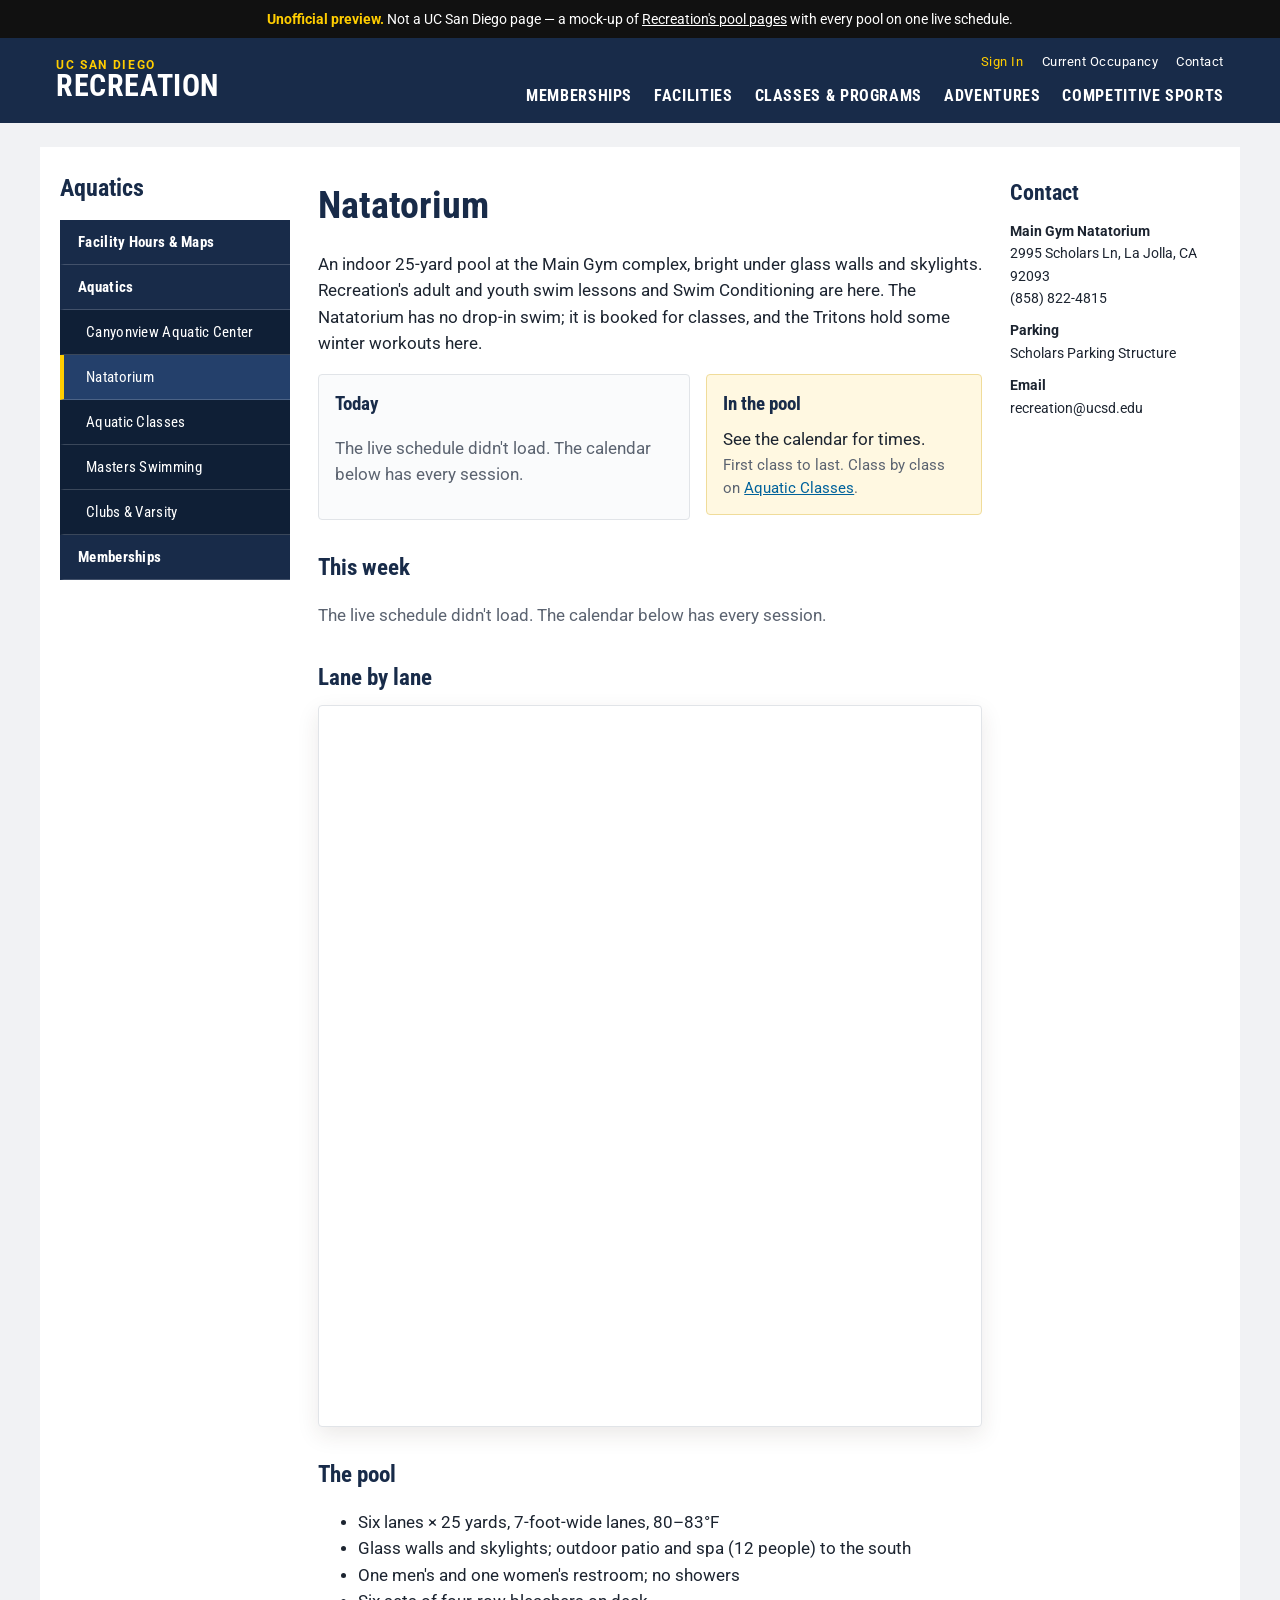
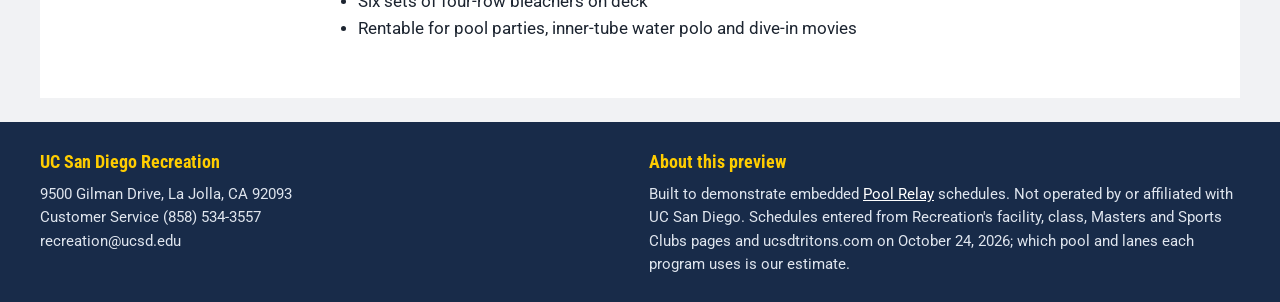
<file: natatorium.html>
<!doctype html>
<!-- UNOFFICIAL PREVIEW. Not a UC San Diego website. A mock-up of https://recreation.ucsd.edu/facilities/
     with the university's pools on one live Pool Relay schedule. -->
<html lang="en">
<head>
<meta charset="utf-8">
<meta name="viewport" content="width=device-width, initial-scale=1">
<meta name="robots" content="noindex, nofollow">
<title>Natatorium | UC San Diego Recreation preview</title>
<link rel="preconnect" href="https://fonts.googleapis.com"><link rel="preconnect" href="https://fonts.gstatic.com" crossorigin>
<link href="https://fonts.googleapis.com/css2?family=Roboto:wght@400;500;700&family=Roboto+Condensed:wght@400;700&display=swap" rel="stylesheet">
<link rel="stylesheet" href="style.css?v=5c87e59f">
</head>
<body>
<div class="preview-note"><b>Unofficial preview.</b> Not a UC San Diego page &mdash; a mock-up of <a href="https://recreation.ucsd.edu/facilities/" target="_blank" rel="noopener noreferrer">Recreation's pool pages</a> with every pool on one live schedule.</div>
<header class="site"><div class="hdr">
  <a class="brand" href="index.html"><small>UC San Diego</small><span>Recreation</span></a>
  <div class="right"><div class="util"><span>Sign In</span><span>Current Occupancy</span><span>Contact</span></div>
    <nav aria-label="Main"><span>Memberships</span><span>Facilities</span><span>Classes &amp; Programs</span><span>Adventures</span><span>Competitive Sports</span></nav></div>
</div></header>
<div class="page">
  <aside class="side"><h2>Aquatics</h2><nav aria-label="Aquatics"><a class="" href="#">Facility Hours &amp; Maps</a><a class="" href="index.html">Aquatics</a><a class="sub" href="canyonview.html">Canyonview Aquatic Center</a><a class="sub here" href="natatorium.html">Natatorium</a><a class="sub" href="aquatic-classes.html">Aquatic Classes</a><a class="sub" href="masters.html">Masters Swimming</a><a class="sub" href="clubs.html">Clubs &amp; Varsity</a><a class="" href="#">Memberships</a></nav></aside>
  <main class="main"><h1>Natatorium</h1>
    <p class="lede">An indoor 25-yard pool at the Main Gym complex, bright under glass walls and skylights. Recreation&#x27;s adult and youth swim lessons and Swim Conditioning are here. The Natatorium has no drop-in swim; it is booked for classes, and the Tritons hold some winter workouts here.</p>
    <div class="top2">
      <section class="now" aria-live="polite"><h2>Today</h2>
        <div id="today" data-view="xT8SP4qsZAvolwR9xYrNIq" data-pool="natatorium"><p class="muted">Loading today’s schedule…</p></div></section>
      <aside class="hours"><h2>In the pool</h2>
        <div data-live="hours" data-view="xT8SP4qsZAvolwR9xYrNIq" data-pool="natatorium" data-format="dl"><p class="muted">…</p></div>
        <p class="small muted" style="margin:0">First class to last. Class by class on <a href="aquatic-classes.html">Aquatic Classes</a>.</p>
      </aside>
    </div>
    <h2>This week</h2>
    <div id="week" data-view="xT8SP4qsZAvolwR9xYrNIq" data-pool="natatorium"><p class="muted">Loading the week…</p></div>
    <h2>Lane by lane</h2>
    <div class="frame"><iframe src="https://www.poolrelay.com/embed/xT8SP4qsZAvolwR9xYrNIq" height="720" title="Main Gym Natatorium, lane by lane" loading="lazy"></iframe></div>
    <h2>The pool</h2>
    <ul><li>Six lanes × 25 yards, 7-foot-wide lanes, 80–83°F</li><li>Glass walls and skylights; outdoor patio and spa (12 people) to the south</li>
      <li>One men's and one women's restroom; no showers</li><li>Six sets of four-row bleachers on deck</li>
      <li>Rentable for pool parties, inner-tube water polo and dive-in movies</li></ul>
</main>
  <aside class="contact"><h2>Contact</h2><p><b>Main Gym Natatorium</b>2995 Scholars Ln, La Jolla, CA 92093<br>(858) 822-4815</p><p><b>Parking</b>Scholars Parking Structure</p><p><b>Email</b>recreation@ucsd.edu</p></aside>
</div>
<footer class="site"><div class="in">
  <div><h4>UC San Diego Recreation</h4><p>9500 Gilman Drive, La Jolla, CA 92093<br>Customer Service (858) 534-3557<br>recreation@ucsd.edu</p></div>
  <div><h4>About this preview</h4><p>Built to demonstrate embedded <a href="https://www.poolrelay.com" target="_blank" rel="noopener">Pool Relay</a> schedules. Not operated by or affiliated with UC San Diego. Schedules entered from Recreation's facility, class, Masters and Sports Clubs pages and ucsdtritons.com on October 24, 2026; which pool and lanes each program uses is our estimate.</p></div>
</div></footer>
<script>window.POOLS = [{"slug": "canyonview", "name": "Canyonview Aquatic Center", "short": "Canyonview", "facility": "Canyonview Aquatic Center", "area": "La Jolla campus", "kind": "yearRound", "address": "3302 Voigt Dr, La Jolla, CA 92093", "phone": "(858) 534-5375", "href": "canyonview.html"}, {"slug": "natatorium", "name": "Main Gym Natatorium", "short": "Natatorium", "facility": "Main Gym Natatorium", "area": "La Jolla campus", "kind": "yearRound", "address": "2995 Scholars Ln, La Jolla, CA 92093", "phone": "(858) 822-4815", "href": "natatorium.html"}];</script>
<script src="finder.js?v=5c87e59f"></script>
</body>
</html>
</file>
<file: style.css>
/* UC San Diego Recreation Aquatics — a working preview of recreation.ucsd.edu's pool pages with Canyonview and the
   Natatorium on one live schedule. Chrome after Recreation's theme: a navy band with the gold wordmark, a navy side
   menu, condensed headings over Roboto. */
:root{
  --orange:#182b49; --orange-d:#0f1f36; --orange-dd:#c69214; --blue:#00629b; --ink:#1c2430; --body:#333; --muted:#5b6370;
  --rule:#e1e4e8; --paper:#fff; --wash:#f1f2f4; --cream:#fff8e1; --gold:#ffcd00;
  --lap:#00629b; --rec:#16a085; --fit:#7a4fb0; --learn:#c69214; --team:#b5304b; --other:#8b8378;
  --open:#1f7a45; --soon:#b56d07; --shut:#6f7780; --rust:#b5304b; --rust-d:#8a1f36; --teal:#00629b;
}
*{box-sizing:border-box}
html{-webkit-text-size-adjust:100%}
body{margin:0;background:var(--wash);color:var(--ink);font:16.5px/1.6 Roboto,system-ui,-apple-system,"Segoe UI",sans-serif}
a{color:var(--blue)}
h1,h2,h3,.hdr nav,.side h2{font-family:"Roboto Condensed","Arial Narrow",Roboto,sans-serif}
.preview-note{background:#111;color:#fff;font-size:13.5px;line-height:1.5;padding:9px 16px;text-align:center}
.preview-note b{color:var(--gold)} .preview-note a{color:#fff}
header.site{background:var(--orange);color:#fff}
.hdr{max-width:1200px;margin:0 auto;display:flex;align-items:center;gap:24px;padding:14px 16px;flex-wrap:wrap}
.brand{display:flex;flex-direction:column;text-decoration:none;color:#fff;line-height:1}
.brand small{font-size:12px;letter-spacing:.14em;text-transform:uppercase;color:var(--gold);font-weight:700}
.brand span{font-family:"Roboto Condensed",Roboto,sans-serif;font-size:30px;font-weight:700;letter-spacing:.02em;text-transform:uppercase}
.hdr .right{margin-left:auto;display:flex;flex-direction:column;align-items:flex-end;gap:10px}
.hdr .util{display:flex;gap:18px;font-size:13px;letter-spacing:.04em}
.hdr .util span:first-child{color:var(--gold)}
.hdr nav{display:flex;gap:22px;font-size:16px;font-weight:700;letter-spacing:.04em;text-transform:uppercase}
.page{max-width:1200px;margin:24px auto;background:#fff;padding:28px 20px 40px;display:grid;grid-template-columns:230px minmax(0,1fr) 210px;gap:28px}
.side h2{font-size:24px;font-weight:700;margin:0 0 18px;line-height:1.15;color:var(--orange)}
.side nav a{display:block;background:var(--orange);color:#fff;text-decoration:none;font-family:"Roboto Condensed",Roboto,sans-serif;font-weight:700;font-size:15px;
  letter-spacing:.02em;padding:10px 14px;border-bottom:1px solid rgba(255,255,255,.18);border-left:4px solid transparent}
.side nav a.sub{background:var(--orange-d);padding-left:22px;font-weight:400}
.side nav a.here{border-left-color:var(--gold);background:#24406b}
.main{min-width:0}
h1{font-size:clamp(28px,3.4vw,38px);font-weight:700;margin:0 0 14px;text-wrap:balance;color:var(--orange)}
h2{font-size:23px;font-weight:700;margin:30px 0 8px;text-wrap:balance;color:var(--orange)}
h3{font-size:18px;font-weight:700;margin:16px 0 4px}
.lede{max-width:70ch}
.muted{color:var(--muted)} .small{font-size:14.5px}
.contact h2{font-size:22px;margin:0 0 10px}
.contact{font-size:14px} .contact p{margin:0 0 10px} .contact b{display:block}
.top2{display:grid;grid-template-columns:minmax(0,1.35fr) minmax(0,1fr);gap:16px;align-items:start;margin:14px 0}
.top2 h2{margin:0 0 8px;font-size:19px}
.now{border:1px solid var(--rule);border-radius:4px;padding:14px 16px;background:#fafbfc}
.hours{border:1px solid #f0dc9a;border-radius:4px;padding:14px 16px;background:var(--cream)}
.hours dl{display:grid;grid-template-columns:auto 1fr;gap:3px 14px;margin:0 0 8px}
.hours dt{font-weight:600} .hours dd{margin:0;font-variant-numeric:tabular-nums}
.adjusted ul{margin:4px 0 0;padding-left:18px;font-size:14.5px}
.closed{color:var(--rust-d);font-size:15px;margin:6px 0}
table.fees{border-collapse:collapse;width:100%;max-width:620px;font-size:15px;margin:8px 0}
table.fees th,table.fees td{border:1px solid var(--rule);padding:7px 10px;text-align:left}
table.fees th{background:#fafbfc;font-weight:600}
table.fees td + td{font-variant-numeric:tabular-nums}
.cards{display:grid;grid-template-columns:repeat(auto-fit,minmax(220px,1fr));gap:14px;margin-top:8px}
.card{border:1px solid var(--rule);border-top:4px solid var(--orange-dd);padding:12px 14px;background:#fff}
.card h3{margin:0 0 4px} .card p{margin:0 0 6px;font-size:15px;color:var(--body)}
.card .st{font-weight:700;font-size:14.5px}
.prog{border-collapse:collapse;width:100%;font-size:15px}
.prog th,.prog td{text-align:left;padding:8px 9px;border-top:1px solid var(--rule);vertical-align:top}
.prog th{min-width:180px}
.prog td.when{font-variant-numeric:tabular-nums}
table.lanes{border-collapse:collapse;width:100%;font-size:15px;font-variant-numeric:tabular-nums;min-width:540px}
table.lanes th,table.lanes td{text-align:left;padding:7px 9px;border-top:1px solid var(--rule);vertical-align:top}
table.lanes thead th{font-size:12.5px;letter-spacing:.07em;text-transform:uppercase;color:var(--muted);border-top:0;font-weight:600}
table.lanes tbody th{white-space:nowrap;color:var(--orange);font-weight:700}
table.lanes .k{display:inline-block;width:8px;height:8px;border-radius:2px;margin-right:5px}
.tblwrap{overflow-x:auto}
.policy{background:#fafbfc;border-left:3px solid var(--orange-dd);padding:10px 14px;font-size:15px}
.facts{display:grid;grid-template-columns:repeat(auto-fit,minmax(240px,1fr));gap:14px}
.facts > div{border:1px solid var(--rule);border-radius:4px;padding:12px 14px}
.facts h3{margin:0 0 6px}.facts ul{margin:0;padding-left:18px;font-size:15px}
.replaces{margin-top:30px;background:#fbeef1;border-left:4px solid var(--rust);padding:16px 20px;border-radius:0 4px 4px 0}
.replaces h2{margin-top:0}
.replaces ul{margin:0;padding-left:20px}
.replaces li{margin-bottom:9px;max-width:80ch;font-size:15.5px}
footer.site{background:var(--orange);color:#dfe5ee;padding:26px 16px;font-size:14.5px}
footer.site .in{max-width:1200px;margin:0 auto;display:grid;grid-template-columns:repeat(auto-fit,minmax(220px,1fr));gap:18px}
footer.site h4{font-family:"Roboto Condensed",Roboto,sans-serif;margin:0 0 6px;color:var(--gold);font-size:18px}
footer.site p{margin:0} footer.site a{color:#fff}
@media (max-width:1000px){ .page{grid-template-columns:200px minmax(0,1fr)} .contact{grid-column:2} }
@media (max-width:760px){
  .hdr nav,.hdr .util{display:none} .page{grid-template-columns:1fr;margin:0;padding:18px 16px 30px} .side nav{display:none}
  .side h2{display:none} .contact{grid-column:auto} .top2{grid-template-columns:1fr}
}

/* ── The finder ─────────────────────────────────────────────────────────────── */
.finder{ border:1px solid var(--rule); border-radius:8px; background:#f5f8fb }
.finder .bar{ display:flex; flex-wrap:wrap; gap:14px 22px; padding:14px 16px; border-bottom:1px solid var(--rule) }
.finder fieldset{ border:0; margin:0; padding:0; min-width:0 }
.finder legend{ font-size:11.5px; font-weight:700; letter-spacing:.1em; text-transform:uppercase; color:var(--muted); margin-bottom:6px; padding:0 }
.chips{ display:flex; flex-wrap:wrap; gap:6px }
.chip{ border:1px solid #c5d6d5; background:#fff; border-radius:999px; padding:5px 12px; font-size:14px; cursor:pointer; color:var(--ink) }
.chip[aria-pressed="true"]{ background:var(--teal); border-color:var(--teal); color:#fff }
.chip:focus-visible{ outline:3px solid var(--gold); outline-offset:1px }
.chip.near{ border-style:dashed }
.finder .summary{ padding:10px 16px; font-size:15px; display:flex; flex-wrap:wrap; gap:6px 16px; align-items:baseline; border-bottom:1px solid var(--rule) }
.finder .summary b{ font-size:17px }

.split{ display:grid; grid-template-columns:minmax(0,1.25fr) minmax(0,1fr); min-height:560px }
.results{ list-style:none; margin:0; padding:0; max-height:720px; overflow:auto; border-right:1px solid var(--rule) }
#map{ min-height:560px; height:100%; background:#e9e4dc }

.pool{ display:grid; grid-template-columns:76px minmax(0,1fr); gap:12px; padding:13px 16px; border-bottom:1px solid var(--rule); background:#fff }
.pool:hover, .pool.hl{ background:#eef8fb }
.pool .ph{ width:76px; height:58px; border-radius:4px; background:#ddd center/cover no-repeat }
.pool h3{ margin:0; font-size:16.5px; line-height:1.3 }
.pool h3 a{ color:var(--ink); text-decoration:none }
.pool h3 a:hover{ text-decoration:underline }
.pool .where{ font-size:13.5px; color:var(--muted) }
.pool .state{ margin:5px 0 0; font-size:14.5px; font-weight:700 }
.pool .state.open{ color:var(--open) }
.pool .state.soon{ color:var(--soon) }
.pool .state.shut{ color:var(--shut) }
.pool .state .dot{ display:inline-block; width:9px; height:9px; border-radius:50%; background:currentColor; margin-right:6px; vertical-align:1px }
.pool .state.open .dot{ animation:pulse 1.6s ease-in-out infinite }
@keyframes pulse{ 50%{ opacity:.35 } }
@media (prefers-reduced-motion:reduce){ .pool .state.open .dot{ animation:none } }
.pool .sess{ margin:6px 0 0; padding:0; list-style:none; font-size:14px; display:flex; flex-direction:column; gap:2px }
.pool .sess li{ display:flex; gap:8px; align-items:baseline }
.pool .sess .t{ font-variant-numeric:tabular-nums; min-width:118px; color:#3b362f }
.pool .sess .k{ display:inline-block; width:8px; height:8px; border-radius:2px; flex:none; transform:translateY(-1px) }
.pool .sess .n{ color:var(--muted); font-size:13px }
.pool .sess li.past{ opacity:.45 }
.pool .sess li.now .t{ font-weight:700; color:var(--open) }

.tl{ position:relative; height:12px; margin:8px 0 2px; background:#e6efee; border-radius:3px; overflow:hidden }
.tl i{ position:absolute; top:0; bottom:0; border-radius:2px; opacity:.9 }
.tl .nowline{ position:absolute; top:-2px; bottom:-2px; width:2px; background:var(--ink) }
.tlscale{ display:flex; justify-content:space-between; font-size:11px; color:var(--muted); font-variant-numeric:tabular-nums }

.legend{ display:flex; flex-wrap:wrap; gap:4px 14px; font-size:13px; color:var(--muted); padding:10px 16px }
.legend span::before{ content:""; display:inline-block; width:10px; height:10px; border-radius:2px; margin-right:5px; background:var(--c); vertical-align:-1px }
.legend span{ background:none }

.k-lap{ --c:var(--lap); background:var(--lap) } .k-rec{ --c:var(--rec); background:var(--rec) }
.k-fit{ --c:var(--fit); background:var(--fit) } .k-learn{ --c:var(--learn); background:var(--learn) }
.k-team{ --c:var(--team); background:var(--team) } .k-other{ --c:#8b8378; background:#8b8378 }

.empty{ padding:22px 16px; color:var(--muted) }
.later-h{ padding:10px 16px 6px; font-size:12px; font-weight:700; letter-spacing:.1em; text-transform:uppercase; color:var(--muted); background:#f1f6f6; border-bottom:1px solid var(--rule) }

/* ── Calendar frames ──────────────────────────────────────────────────────── */
.frame{ border:1px solid var(--rule); border-radius:4px; overflow:hidden; background:#fff; box-shadow:0 8px 22px rgba(60,40,25,.10) }
.frame iframe{ display:block; width:100%; border:0 }
.cal-foot{ font-size:14px; color:var(--muted); margin:8px 0 0 }

/* ── Static lists ─────────────────────────────────────────────────────────── */
.grid-list{ display:grid; grid-template-columns:repeat(auto-fill,minmax(230px,1fr)); gap:8px 18px; list-style:none; margin:0; padding:0; font-size:14.5px }
.grid-list li span{ display:block; color:var(--muted); font-size:13px }
details.more{ border:1px solid var(--rule); border-radius:4px; margin:12px 0; background:#fff }
details.more summary{ cursor:pointer; padding:11px 14px; font-weight:700; color:var(--rust-d) }
details.more > div{ padding:4px 16px 16px }
.fees{ display:grid; grid-template-columns:repeat(auto-fit,minmax(240px,1fr)); gap:16px }
.fees table{ border-collapse:collapse; width:100%; font-size:14.5px }
.fees td{ padding:4px 0; border-bottom:1px dotted var(--rule) }
.fees td:last-child{ text-align:right; font-variant-numeric:tabular-nums }

.replaces{ margin-top:26px; background:#fbeef1; border-left:4px solid var(--rust); padding:16px 20px; border-radius:0 4px 4px 0 }
.replaces h2{ margin-top:0 }
.replaces ul{ margin:0; padding-left:20px }
.replaces li{ margin-bottom:9px; max-width:80ch }

/* ── One pool's page ──────────────────────────────────────────────────────── */
.back{ font-size:15px; display:inline-block; margin-bottom:12px }
.today{ border:1px solid var(--rule); border-radius:8px; background:#f7fbfe; padding:12px 16px; margin:18px 0 }
.today .pool{ padding:0; border:0; background:none; grid-template-columns:minmax(0,1fr) }
.today .pool:hover{ background:none }
.finding{ margin:22px 0 0; padding:14px 18px; border-left:4px solid var(--rust); background:#fbeef1; font-size:15px }
.finding b{ color:var(--rust-d) }
.finding ul{ margin:8px 0 0; padding-left:20px }
.finding li{ margin-bottom:6px }
.btns{ display:flex; flex-wrap:wrap; gap:8px; margin:14px 0 0 }
.btns .btn{ display:inline-block; background:var(--teal); color:#fff; border-radius:5px; padding:8px 16px; font-size:15px; text-decoration:none }
.btns .btn.ghost{ background:#fff; color:var(--teal); border:1px solid var(--teal) }


.leaflet-popup-content{ font:14px/1.45 "PT Sans", system-ui, sans-serif; margin:10px 12px }
.leaflet-popup-content b{ font-size:15px }

@media (max-width:820px){
  .split{ grid-template-columns:1fr }
  .results{ max-height:none; border-right:0 }
  #map{ min-height:320px; height:320px; order:-1; border-bottom:1px solid var(--rule) }
}
@media (max-width:420px){
  .pool{ grid-template-columns:1fr }
  .pool .ph{ display:none }
  .pool .sess .t{ min-width:104px }
}

.now .pool{ grid-template-columns:minmax(0,1fr); padding:0; border:0; background:none }
.now .pool:hover{ background:none }

/* The board here has no map: one column of pools. */
.finder .split{ grid-template-columns:1fr; min-height:0 }
.finder #map{ display:none }
.finder .results{ border-right:0; max-height:none }
</file>
